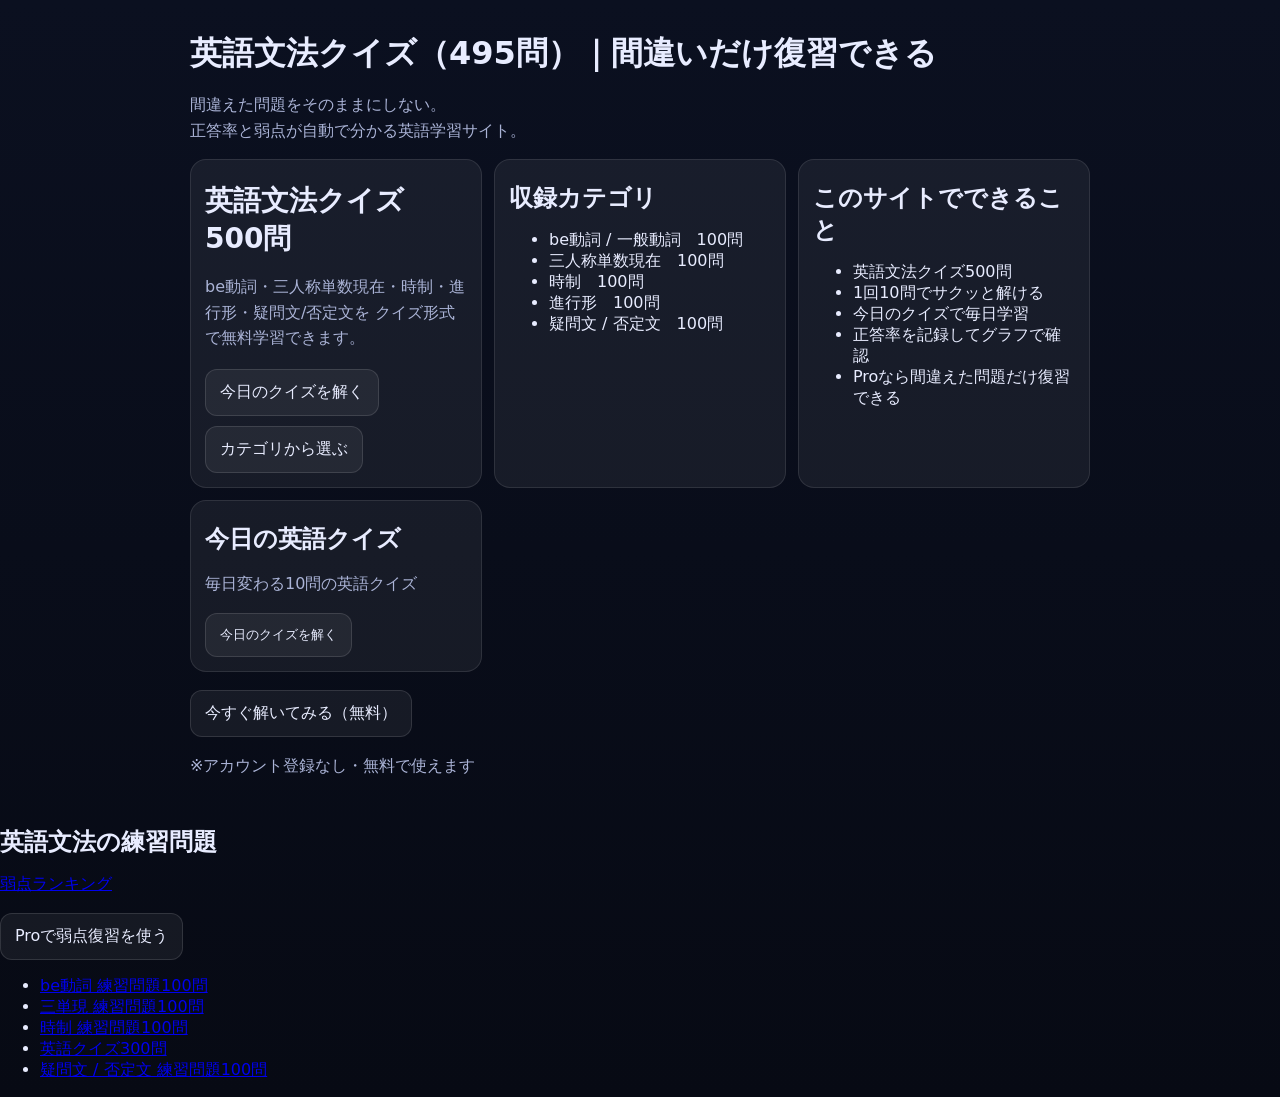
<file: index.html>
<!DOCTYPE html>
<html lang="ja">
<head>
  <meta charset="UTF-8">
  <meta name="viewport" content="width=device-width, initial-scale=1.0">
  <title>英語文法クイズ300問｜be動詞・三人称単数現在・時制を無料で学習</title>
<meta name="description" content="英語文法クイズ300問を無料で解ける学習サイト。be動詞・三人称単数現在・時制を10問ずつランダム出題。間違えた問題の復習や正答率グラフにも対応。">

<link rel="canonical" href="https://eliasenmanuel200531-oss.github.io/english-quize/" />

<meta property="og:type" content="website">
<meta property="og:title" content="英語文法クイズ300問｜無料で学習">
<meta property="og:description" content="be動詞・三人称単数現在・時制をクイズ形式で学べる無料サイト。10問ランダム出題、復習機能つき。">
<meta property="og:url" content="https://eliasenmanuel200531-oss.github.io/english-quize/">
<meta property="og:site_name" content="英語文法クイズ">
<meta property="og:locale" content="ja_JP">

<meta name="twitter:card" content="summary">
<meta name="twitter:title" content="英語文法クイズ300問｜無料で学習">
<meta name="twitter:description" content="be動詞・三人称単数現在・時制をクイズ形式で学べる無料サイト。">
  <style>
  :root{
    --bg:#0b1020;
    --card:#111a33;
    --text:#e8ecff;
    --muted:#aab3d6;
    --accent:#6ea8ff;
    --danger:#ff6b6b;
  }
  body{
    margin:0;
    font-family: system-ui, -apple-system, Segoe UI, Roboto, sans-serif;
    background: linear-gradient(180deg, var(--bg), #070a14);
    color: var(--text);
  }
  .wrap{
    max-width: 900px;
    margin: 0 auto;
    padding: 24px 16px;
  }
  h1,h2{ margin: 8px 0 16px; }
  p{ color: var(--muted); line-height:1.6; }

  /* ボタン/リンクをボタン化 */
  .btn, a.btn, button{
    display:inline-flex;
    align-items:center;
    justify-content:center;
    gap:8px;
    padding: 12px 14px;
    border-radius: 12px;
    border: 1px solid rgba(255,255,255,.12);
    background: rgba(255,255,255,.06);
    color: var(--text);
    text-decoration:none;
    cursor:pointer;
    transition: transform .05s ease, background .2s ease;
  }
  .btn:hover, a.btn:hover, button:hover{
    background: rgba(255,255,255,.10);
  }
  .btn:active, a.btn:active, button:active{
    transform: translateY(1px);
  }
  .primary{
    background: rgba(110,168,255,.18);
    border-color: rgba(110,168,255,.35);
  }
  .primary:hover{ background: rgba(110,168,255,.26); }

  /* カード */
  .grid{
    display:grid;
    grid-template-columns: repeat(auto-fit, minmax(220px,1fr));
    gap: 12px;
    margin-top: 14px;
  }
  .card{
    background: rgba(255,255,255,.06);
    border:1px solid rgba(255,255,255,.10);
    border-radius:16px;
    padding:14px;
  }
  .card small{ color: var(--muted); }

  /* クイズ */
  #question{
    font-size: 20px;
    margin-bottom: 14px;
  }
  .choices{
    display:grid;
    grid-template-columns: 1fr;
    gap: 10px;
  }
  .choice{
    width: 100%;
    text-align:left;
  }
  #result{
    margin-top: 12px;
    font-weight: 700;
  }
  #explain{
    margin-top: 10px;
    padding: 12px;
    border-radius: 12px;
    background: rgba(255,255,255,.06);
    border:1px solid rgba(255,255,255,.10);
  }
  .hidden{ display:none; }

  /* フッターリンク */
  .links{
    margin-top: 18px;
    display:flex;
    gap:10px;
    flex-wrap: wrap;
  }
</style>
</head>
<body>

<div class="wrap">
 <h1 id="mainTitle">英語文法クイズ</h1>
  <p>
    間違えた問題をそのままにしない。<br>
    正答率と弱点が自動で分かる英語学習サイト。
  </p>

  <div class="grid">
    <div class="card">
  <h2 style="font-size:28px; margin-bottom:10px;">英語文法クイズ 500問</h2>
  <p>
    be動詞・三人称単数現在・時制・進行形・疑問文/否定文を
    クイズ形式で無料学習できます。
  </p>

  <div class="links">
    <a class="btn primary" href="#" onclick="startDailyQuiz()">今日のクイズを解く</a>
    <a class="btn" href="itiran.html">カテゴリから選ぶ</a>
  </div>    
</div>
    <div class="card">
  <h2>収録カテゴリ</h2>
  <ul>
    <li>be動詞 / 一般動詞　100問</li>
    <li>三人称単数現在　100問</li>
    <li>時制　100問</li>
    <li>進行形　100問</li>
    <li>疑問文 / 否定文　100問</li>
  </ul>
</div>
    <div class="card">
  <h2>このサイトでできること</h2>
  <ul>
    <li>英語文法クイズ500問</li>
    <li>1回10問でサクッと解ける</li>
    <li>今日のクイズで毎日学習</li>
    <li>正答率を記録してグラフで確認</li>
    <li>Proなら間違えた問題だけ復習できる</li>
  </ul>
</div>
    <div class="card">
<h2>今日の英語クイズ</h2>
<p>毎日変わる10問の英語クイズ</p>

<button onclick="startDailyQuiz()" class="btn">
今日のクイズを解く
</button>
</div>
  </div>

  <div class="links">
    <a class="btn primary" href="./itiran.html">今すぐ解いてみる（無料）</a>
    </a>
  </div>

  <p style="margin-top:16px;">
    ※アカウント登録なし・無料で使えます
  </p>
</div>
<h2>英語文法の練習問題</h2>
<a href="ranking.html">弱点ランキング</a>
  <div class="links">
  <a class="btn" href="pro.html">Proで弱点復習を使う</a>
</div>
<ul>
<li><a href="be.html">be動詞 練習問題100問</a></li>
<li><a href="./tense.html">三単現 練習問題100問</a></li>
<li><a href="./modal.html">時制 練習問題100問</a></li>
  <li><a href="quiz.html">英語クイズ300問</a></li>
  <li><a href="question_negative.html">疑問文 / 否定文 練習問題100問</a></li>
</ul>

  <script src="./index.js"></script>
</body>

</html>
</file>
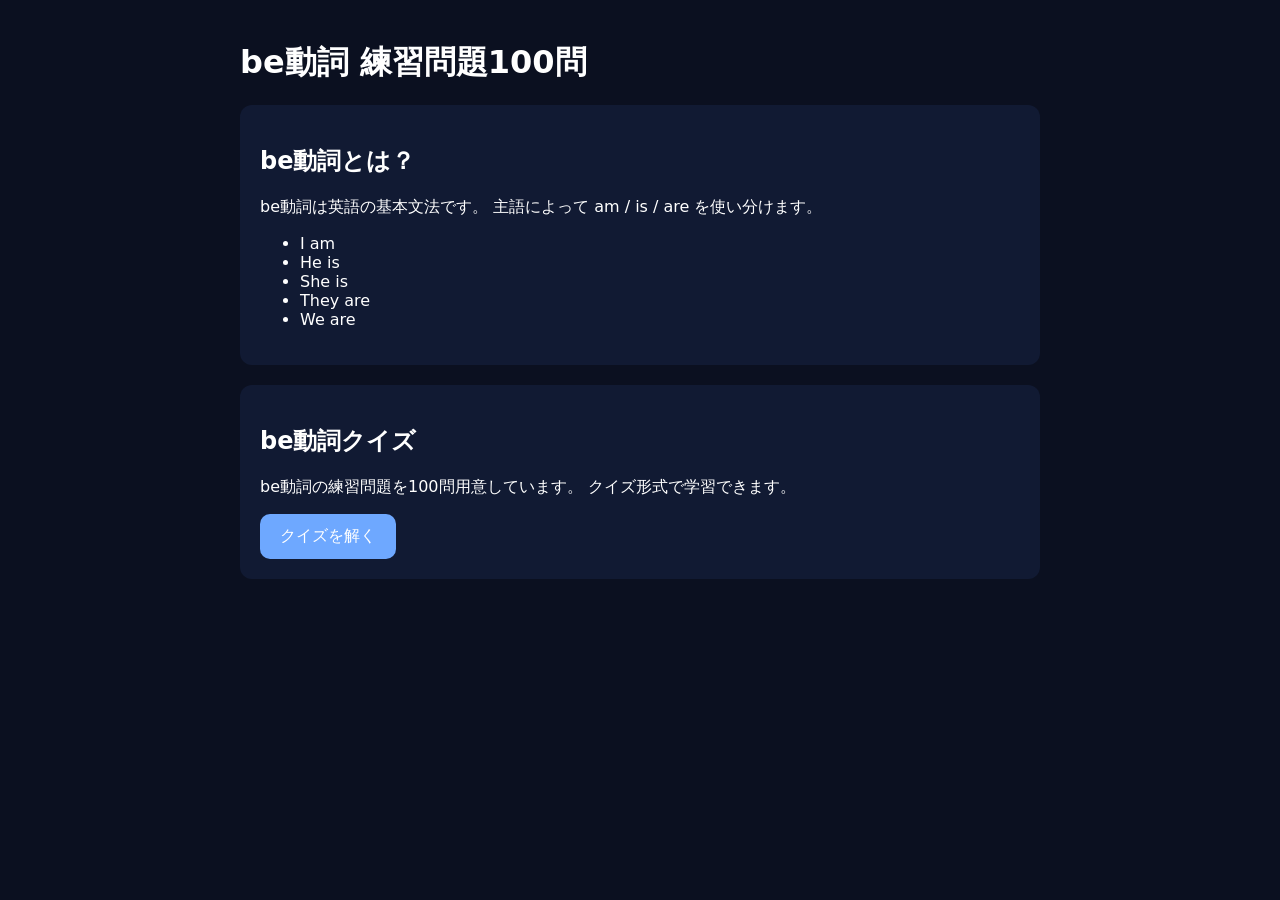
<file: be.html>
<!DOCTYPE html>
<html lang="ja">
<head>
<meta charset="UTF-8">
<meta name="viewport" content="width=device-width, initial-scale=1.0">

<title>be動詞 練習問題100問｜英語クイズ</title>
<meta name="description" content="be動詞の練習問題100問を無料で解けます。am / is / are の使い分けをクイズ形式で学習できます。">

<link rel="canonical" href="https://eliasenmanuel200531-oss.github.io/english-quize/be.html" />

<meta property="og:type" content="article">
<meta property="og:title" content="be動詞 練習問題100問｜英語クイズ">
<meta property="og:description" content="be動詞の練習問題100問を無料で解けます。am / is / are をクイズ形式で学習。">
<meta property="og:url" content="https://eliasenmanuel200531-oss.github.io/english-quize/be.html">
<meta property="og:site_name" content="英語文法クイズ">
<meta property="og:locale" content="ja_JP">

<meta name="twitter:card" content="summary">
<meta name="twitter:title" content="be動詞 練習問題100問｜英語クイズ">
<meta name="twitter:description" content="am / is / are の使い分けをクイズ形式で学習できます。">

<style>

body{
font-family: system-ui;
background:#0b1020;
color:white;
margin:0;
padding:20px;
}

.container{
max-width:800px;
margin:auto;
}

h1{
margin-bottom:20px;
}

.card{
background:#111a33;
padding:20px;
border-radius:12px;
margin-bottom:20px;
}

.btn{
display:inline-block;
padding:12px 20px;
background:#6ea8ff;
color:white;
text-decoration:none;
border-radius:10px;
}

</style>
</head>

<body>

<div class="container">

<h1>be動詞 練習問題100問</h1>

<div class="card">

<h2>be動詞とは？</h2>

<p>
be動詞は英語の基本文法です。
主語によって am / is / are を使い分けます。
</p>

<ul>
<li>I am</li>
<li>He is</li>
<li>She is</li>
<li>They are</li>
<li>We are</li>
</ul>

</div>

<div class="card">

<h2>be動詞クイズ</h2>

<p>
be動詞の練習問題を100問用意しています。
クイズ形式で学習できます。
</p>

<a class="btn" href="eigo.html">クイズを解く</a>

</div>

</div>

</body>
</html>
</file>
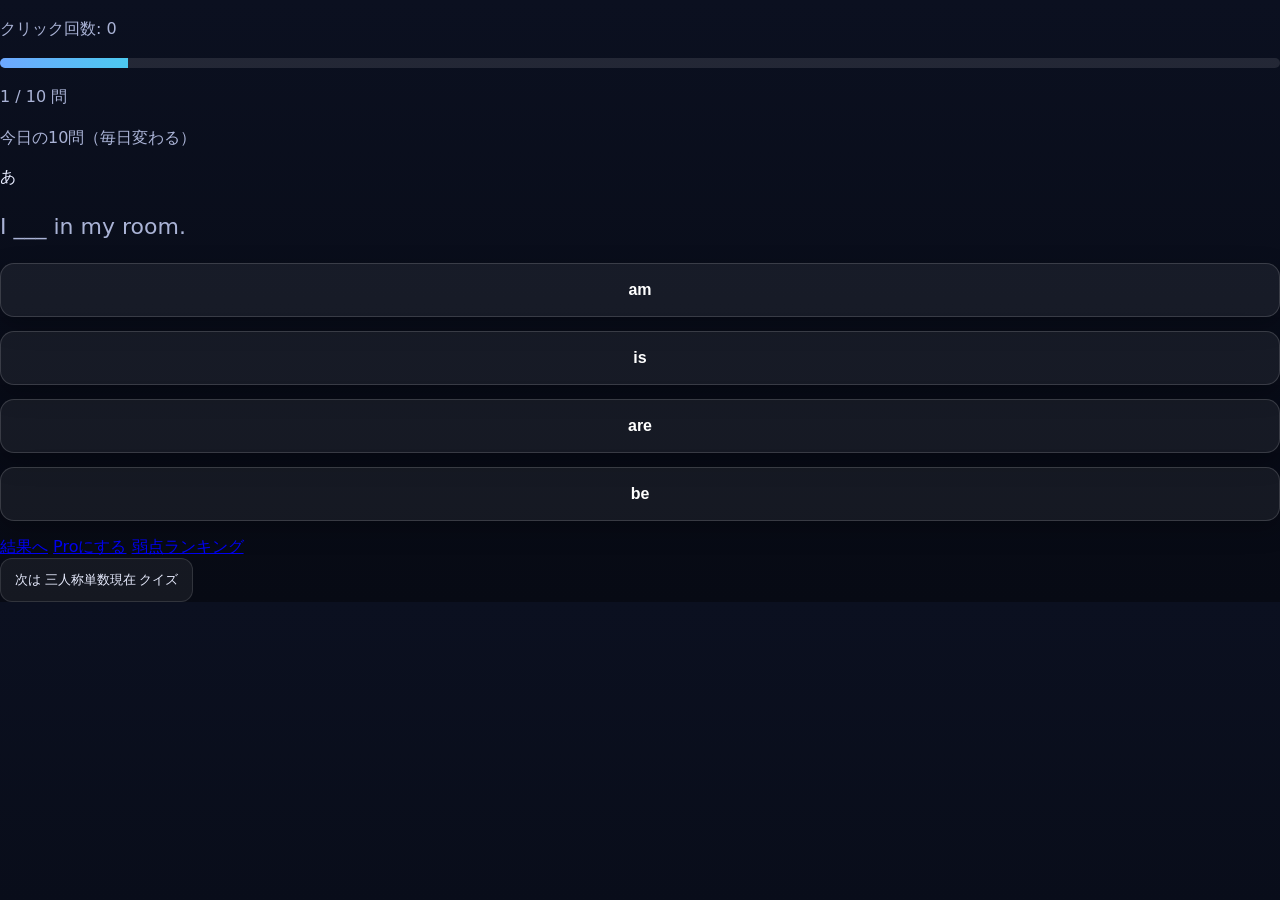
<file: eigo.html>
<!DOCTYPE html>
<html lang="en">
<head>
    <meta charset="UTF-8">
    <meta name="viewport" content="width=device-width, initial-scale=1.0">
    
    <link rel="stylesheet" href="./index.css">
    <title>Document</title>
    <!-- Google tag (gtag.js) -->
<script async src="https://www.googletagmanager.com/gtag/js?id=G-KRJ3CMD3FC"></script>
<script>
  window.dataLayer = window.dataLayer || [];
  function gtag(){dataLayer.push(arguments);}
  gtag('js', new Date());

  gtag('config', 'G-KRJ3CMD3FC');
</script>
    <style>
  :root{
    --bg:#0b1020;
    --card:#111a33;
    --text:#e8ecff;
    --muted:#aab3d6;
    --accent:#6ea8ff;
    --danger:#ff6b6b;
  }
  body{
    margin:0;
    font-family: system-ui, -apple-system, Segoe UI, Roboto, sans-serif;
    background: linear-gradient(180deg, var(--bg), #070a14);
    color: var(--text);
  }
  .wrap{
    max-width: 900px;
    margin: 0 auto;
    padding: 24px 16px;
  }
  h1,h2{ margin: 8px 0 16px; }
  p{ color: var(--muted); line-height:1.6; }

  /* ボタン/リンクをボタン化 */
  .btn, a.btn{
    display:inline-flex;
    align-items:center;
    justify-content:center;
    gap:8px;
    padding: 12px 14px;
    border-radius: 12px;
    border: 1px solid rgba(255,255,255,.12);
    background: rgba(255,255,255,.06);
    color: var(--text);
    text-decoration:none;
    cursor:pointer;
    transition: transform .05s ease, background .2s ease;
  }
  .btn:hover, a.btn:hover, button:hover{
    background: rgba(255,255,255,.10);
  }
  .btn:active, a.btn:active, button:active{
    transform: translateY(1px);
  }
  .primary{
    background: rgba(110,168,255,.18);
    border-color: rgba(110,168,255,.35);
  }
  .primary:hover{ background: rgba(110,168,255,.26); }

  /* カード */
  .grid{
    display:grid;
    grid-template-columns: repeat(auto-fit, minmax(220px,1fr));
    gap: 12px;
    margin-top: 14px;
  }
  .card{
    background: rgba(255,255,255,.06);
    border:1px solid rgba(255,255,255,.10);
    border-radius:16px;
    padding:14px;
  }
  .card small{ color: var(--muted); }

  /* クイズ */
 /* ===== クイズエリア ===== */
#question {
  font-size: 22px;
  margin-bottom: 20px;
  line-height: 1.5;
}

/* ===== 選択肢 ===== */
.choices {
  display: flex;
  flex-direction: column;
  gap: 14px;
}

.choice {
  width: 100%;
  padding: 16px;
  font-size: 16px;
  border-radius: 14px;
  border: 1px solid rgba(255,255,255,0.15);
  background: rgba(255,255,255,0.06);
  color: white;
  cursor: pointer;
  transition: all 0.15s ease;
  text-align: left;
    min-height: 54px;
  font-weight: 700;
  box-shadow: 0 8px 24px rgba(0,0,0,.25);
}
.choice[disabled]{
  opacity: 0.8;
  cursor: not-allowed;
}

/* ホバー */
.choice:hover {
  background: rgba(110,168,255,0.2);
  border-color: rgba(110,168,255,0.5);
}

/* 押したとき */
.choice:active {
  transform: scale(0.98);
}

/* 正解 */
.correct {
  background: rgba(0, 200, 100, 0.25);
  border-color: rgba(0, 255, 150, 0.6);
}
@keyframes pop {
  0% { transform: scale(1); }
  50% { transform: scale(1.08); }
  100% { transform: scale(1); }
}

.correct{
  background: rgba(0, 200, 100, 0.25);
  border-color: rgba(0, 255, 150, 0.6);
  animation: pop 0.3s ease;
}

/* 不正解 */
.wrong {
  background: rgba(255, 0, 0, 0.25);
  border-color: rgba(255, 0, 0, 0.6);
}
@keyframes shake {
  0% { transform: translateX(0); }
  25% { transform: translateX(-4px); }
  50% { transform: translateX(4px); }
  75% { transform: translateX(-4px); }
  100% { transform: translateX(0); }
}

.wrong{
  background: rgba(255, 0, 0, 0.25);
  border-color: rgba(255, 0, 0, 0.6);
  animation: shake 0.3s ease;
}
  #result{
    margin-top: 12px;
    font-weight: 700;
  }
  #explain{
    margin-top: 10px;
    padding: 12px;
    border-radius: 12px;
    background: rgba(255,255,255,.06);
    border:1px solid rgba(255,255,255,.10);
  }
  .hidden{ display:none; }

  /* フッターリンク */
  .links{
    margin-top: 18px;
    display:flex;
    gap:10px;
    flex-wrap: wrap;
  }
  .progress-bar {
  width: 100%;
  height: 10px;
  background: rgba(255,255,255,0.1);
  border-radius: 10px;
  margin-bottom: 16px;
  overflow: hidden;
}

.progress-fill {
  height: 100%;
  width: 0%;
  background: linear-gradient(90deg, #6ea8ff, #4cc9f0);
  transition: width 0.3s ease;
}      
@media (max-width: 600px) {
  #question {
    font-size: 18px;
  }

  .choice {
    font-size: 15px;
    padding: 14px;
  }

  body {
    padding: 12px;
  }
}
</style>
    
</head>
<body>
  <p>クリック回数: <span id="">0</span></p>
   <div class="progress-bar">
  <div class="progress-fill" id="progressFill"></div>
</div>
<p id="progress"></p>
    <p class="muted">今日の10問（毎日変わる）</p>
  <a>あ</a>  
   <p id="question"></p>
    <div class="choices">
 <button class="choice"></button>
 <button class="choice"></button>
 <button class="choice"></button>
 <button class="choice"></button>
 </div>
 <p id="result"></p>
<p id="explain" class="hidden"></p>

<div class="controls">
  <button id="nextBtn" class="btn primary" style="display:none;">次へ</button>

  <button id="shareBtn" class="btn" style="display:none;">
    Xで結果をシェア
  </button>

  <button id="reviewBtn" class="btn" style="display:none;">間違いだけ解く（Pro）</button>
</div>
 <a href="./graph.html" class="keka">結果へ</a>
 <a href="./pro.html" class="keka">Proにする</a>
<a href="weak.html">弱点ランキング</a>
   <div class="controls">
     <button id="nextCategoryBtn" class="btn">
次のカテゴリへ
</button>  
   </div> 
  <script src="./index.js"></script>
</body>

</html>
</file>
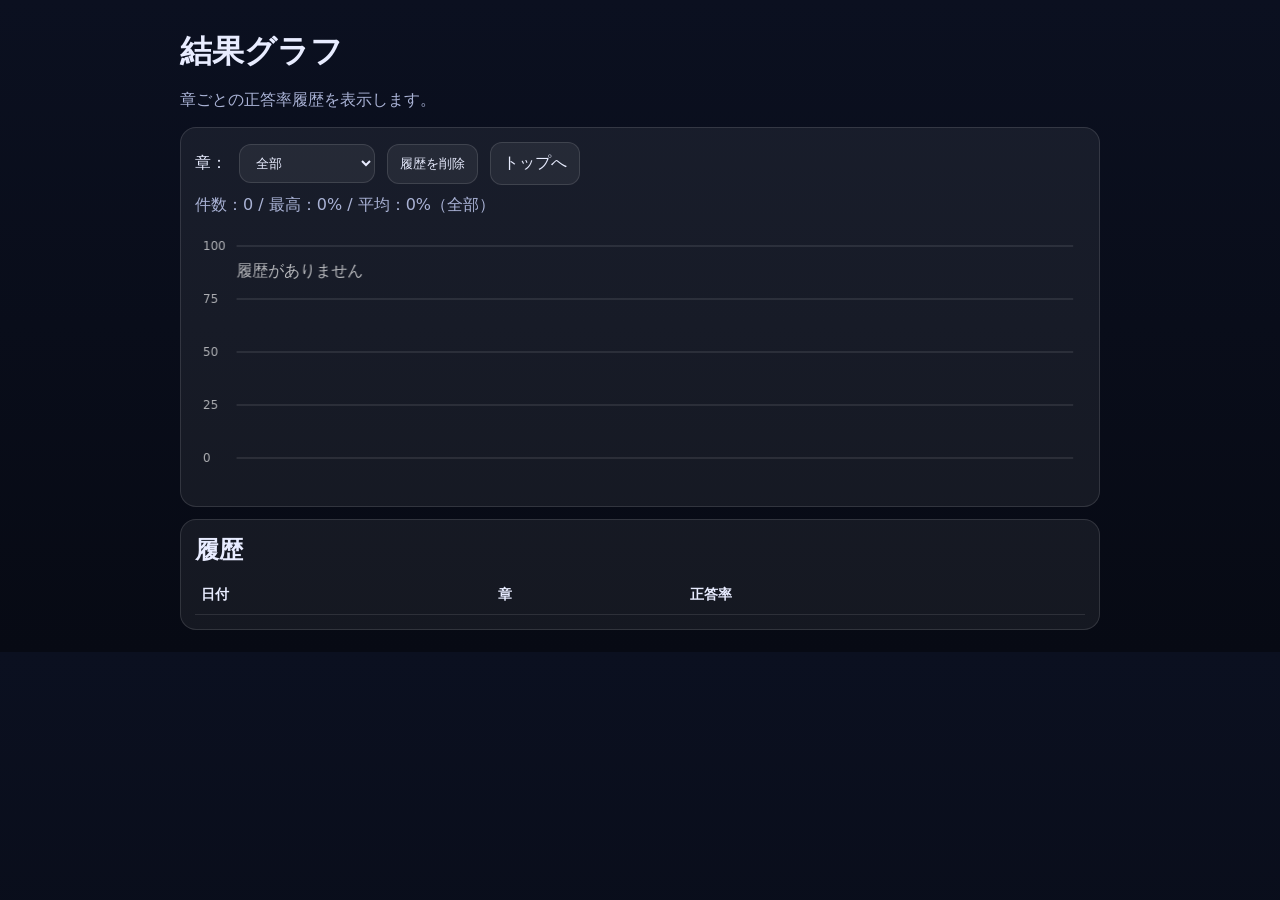
<file: graph.html>
<!DOCTYPE html>
<html lang="ja">
<head>
  <meta charset="UTF-8" />
  <meta name="viewport" content="width=device-width, initial-scale=1.0" />
  <title>結果グラフ｜英語クイズ</title>
  <style>
    :root{
      --bg:#0b1020;
      --text:#e8ecff;
      --muted:#aab3d6;
      --card:rgba(255,255,255,.06);
      --line:rgba(255,255,255,.12);
      --accent:#6ea8ff;
    }
    body{
      margin:0;
      font-family: system-ui, -apple-system, Segoe UI, Roboto, sans-serif;
      background: linear-gradient(180deg, var(--bg), #070a14);
      color: var(--text);
    }
    .wrap{
      max-width: 920px;
      margin: 0 auto;
      padding: 22px 16px;
    }
    h1{ margin: 8px 0 12px; }
    .muted{ color: var(--muted); }
    .card{
      background: var(--card);
      border:1px solid var(--line);
      border-radius:16px;
      padding:14px;
      margin-top:12px;
    }
    .row{
      display:flex;
      gap:12px;
      flex-wrap:wrap;
      align-items:center;
    }
    select, button, a{
      border-radius: 12px;
      border: 1px solid rgba(255,255,255,.12);
      background: rgba(255,255,255,.06);
      color: var(--text);
      padding: 10px 12px;
      text-decoration:none;
      cursor:pointer;
    }
    canvas{
      width:100%;
      height:260px;
      display:block;
    }
    table{
      width:100%;
      border-collapse: collapse;
      margin-top:10px;
      font-size:14px;
    }
    th,td{
      border-bottom:1px solid rgba(255,255,255,.10);
      padding:10px 6px;
      text-align:left;
    }
    @media (max-width:600px){
      canvas{ height:220px; }
      table{ font-size:13px; }
    }
  </style>
</head>
<body>
  <div class="wrap">
    <h1>結果グラフ</h1>
    <p class="muted">章ごとの正答率履歴を表示します。</p>

    <div class="card">
      <div class="row">
        <label for="chapterFilter">章：</label>
        <select id="chapterFilter">
          <option value="all">全部</option>
          <option value="be">be動詞</option>
          <option value="tense">時制</option>
          <option value="modal">助動詞</option>
          <option value="progressive">進行形</option>
          <option value="question_negative">疑問文 / 否定文</option>
        </select>

        <button id="clearBtn">履歴を削除</button>
        <a href="./index.html">トップへ</a>
      </div>

      <p id="summary" class="muted" style="margin-top:10px;"></p>

      <canvas id="chart" width="900" height="260"></canvas>
    </div>

    <div class="card">
      <h2 style="margin:0 0 8px;">履歴</h2>
      <table>
        <thead>
          <tr><th>日付</th><th>章</th><th>正答率</th></tr>
        </thead>
        <tbody id="historyBody"></tbody>
      </table>
    </div>
  </div>

  <script>
    const chapterLabel = (ch) => {
      if (ch === "be") return "be動詞";
      if (ch === "tense") return "三人称単数現在";
      if (ch === "modal") return "時制";
      if (ch === "progressive") return "進行形";
  if (ch === "question_negative") return "疑問文 / 否定文";
      return ch || "-";
    };

    const getHistory = () => JSON.parse(localStorage.getItem("rateHistory")) || [];

    function getFiltered(chapter){
      const h = getHistory();
      if (chapter === "all") return h;
      return h.filter(x => x.chapter === chapter);
    }

    function drawLineChart(labels, values){
      const canvas = document.getElementById("chart");
      const ctx = canvas.getContext("2d");

      // clear
      ctx.clearRect(0,0,canvas.width,canvas.height);

      // padding
      const padL = 42, padR = 12, padT = 14, padB = 34;
      const W = canvas.width, H = canvas.height;
      const w = W - padL - padR;
      const h = H - padT - padB;

      // axes
      ctx.globalAlpha = 1;
      ctx.strokeStyle = "rgba(255,255,255,.18)";
      ctx.lineWidth = 1;

      // y grid (0,25,50,75,100)
      for (let p = 0; p <= 100; p += 25){
        const y = padT + h - (p/100)*h;
        ctx.beginPath();
        ctx.moveTo(padL, y);
        ctx.lineTo(W - padR, y);
        ctx.stroke();

        ctx.fillStyle = "rgba(255,255,255,.65)";
        ctx.font = "12px system-ui";
        ctx.fillText(String(p), 8, y + 4);
      }

      if (!values.length){
        ctx.fillStyle = "rgba(255,255,255,.7)";
        ctx.font = "16px system-ui";
        ctx.fillText("履歴がありません", padL, padT + 30);
        return;
      }

      // points
      const n = values.length;
      const stepX = (n === 1) ? 0 : w/(n-1);
      const xAt = (i) => padL + i*stepX;
      const yAt = (v) => padT + h - (v/100)*h;

      // line
      ctx.strokeStyle = "rgba(110,168,255,.95)";
      ctx.lineWidth = 2;
      ctx.beginPath();
      ctx.moveTo(xAt(0), yAt(values[0]));
      for (let i=1;i<n;i++){
        ctx.lineTo(xAt(i), yAt(values[i]));
      }
      ctx.stroke();

      // dots
      for (let i=0;i<n;i++){
        ctx.fillStyle = "rgba(110,168,255,.95)";
        ctx.beginPath();
        ctx.arc(xAt(i), yAt(values[i]), 4, 0, Math.PI*2);
        ctx.fill();
      }

      // x labels (最後・真ん中・最初だけ)
      ctx.fillStyle = "rgba(255,255,255,.75)";
      ctx.font = "12px system-ui";
      const showIdx = new Set([0, Math.floor((n-1)/2), n-1]);
      for (let i=0;i<n;i++){
        if (!showIdx.has(i)) continue;
        const text = labels[i] || "";
        ctx.fillText(text, xAt(i)-18, H-12);
      }
    }

    function render(){
      const select = document.getElementById("chapterFilter");
      const chapter = select.value;

      const data = getFiltered(chapter);

      // labels / values
      const labels = data.map(x => x.date);
      const values = data.map(x => Number(x.rate) || 0);

      // summary
      const summaryEl = document.getElementById("summary");
      const best = values.length ? Math.max(...values) : 0;
      const avg = values.length ? Math.round(values.reduce((a,b)=>a+b,0)/values.length) : 0;
      summaryEl.textContent =
        `件数：${values.length} / 最高：${best}% / 平均：${avg}%（${chapter === "all" ? "全部" : chapterLabel(chapter)}）`;

      // table
      const tbody = document.getElementById("historyBody");
      tbody.innerHTML = "";
      data.slice().reverse().forEach(x => {
        const tr = document.createElement("tr");
        tr.innerHTML = `<td>${x.date}</td><td>${chapterLabel(x.chapter)}</td><td>${x.rate}%</td>`;
        tbody.appendChild(tr);
      });

      // chart
      drawLineChart(labels, values);
    }

    document.getElementById("chapterFilter").addEventListener("change", render);

    document.getElementById("clearBtn").addEventListener("click", ()=>{
      if (!confirm("履歴を削除しますか？")) return;
      localStorage.removeItem("rateHistory");
      render();
    });

    // 初期表示
    render();
  </script>
</body>
</html>
</file>
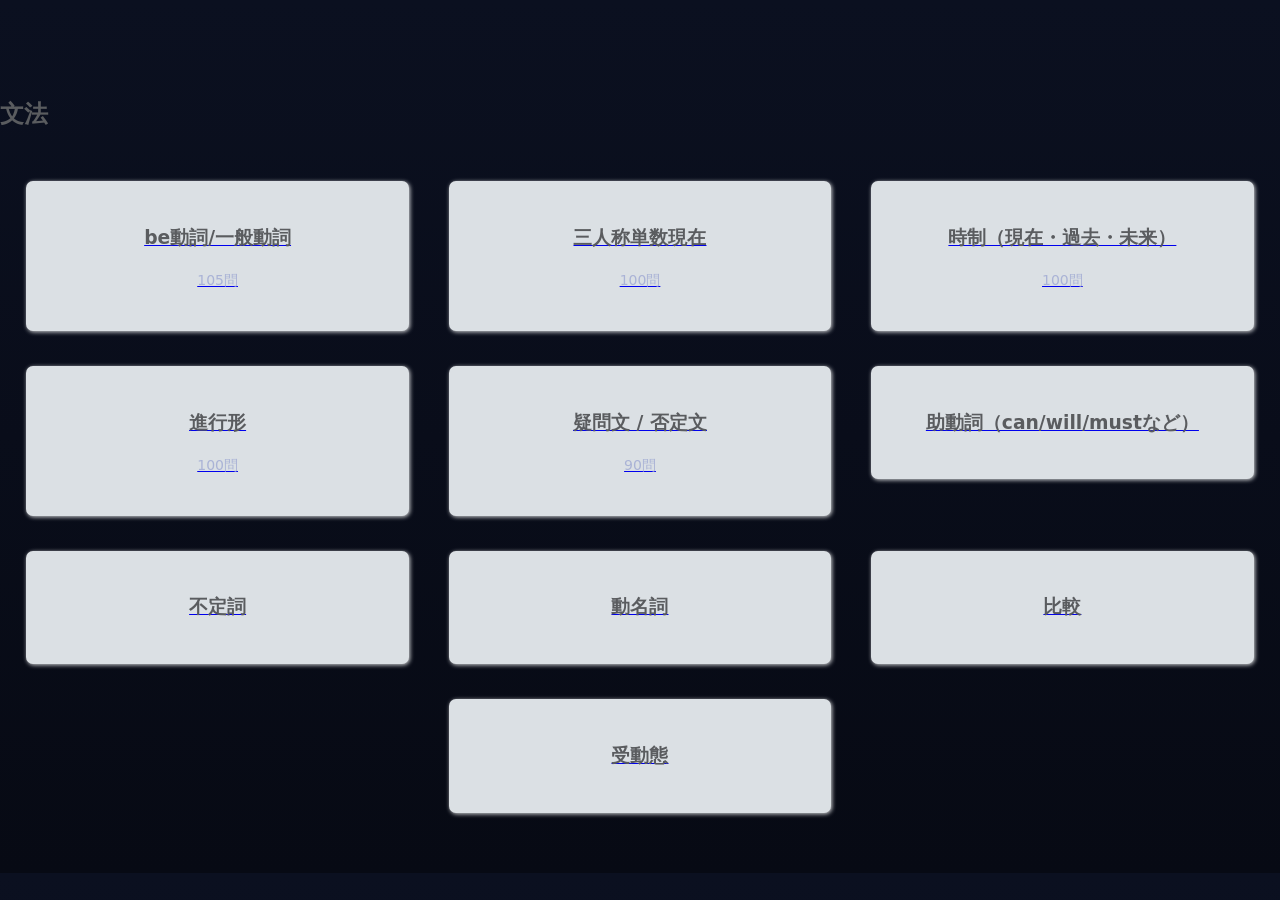
<file: itiran.html>
<!DOCTYPE html>
<html lang="en">
<head>
    <meta charset="UTF-8">
    <meta name="viewport" content="width=device-width, initial-scale=1.0">
    <link rel="stylesheet" href="itiran.css">
    <title>Document</title>
    <style>
  :root{
    --bg:#0b1020;
    --card:#111a33;
    --text:#e8ecff;
    --muted:#aab3d6;
    --accent:#6ea8ff;
    --danger:#ff6b6b;
  }
  body{
    margin:0;
    font-family: system-ui, -apple-system, Segoe UI, Roboto, sans-serif;
    background: linear-gradient(180deg, var(--bg), #070a14);
    color: var(--text);
  }
  .wrap{
    max-width: 900px;
    margin: 0 auto;
    padding: 24px 16px;
  }
  h1,h2{ margin: 8px 0 16px; }
  p{ color: var(--muted); line-height:1.6; }

  /* ボタン/リンクをボタン化 */
  .btn, a.btn, button{
    display:inline-flex;
    align-items:center;
    justify-content:center;
    gap:8px;
    padding: 12px 14px;
    border-radius: 12px;
    border: 1px solid rgba(255,255,255,.12);
    background: rgba(255,255,255,.06);
    color: var(--text);
    text-decoration:none;
    cursor:pointer;
    transition: transform .05s ease, background .2s ease;
  }
  .btn:hover, a.btn:hover, button:hover{
    background: rgba(255,255,255,.10);
  }
  .btn:active, a.btn:active, button:active{
    transform: translateY(1px);
  }
  .primary{
    background: rgba(110,168,255,.18);
    border-color: rgba(110,168,255,.35);
  }
  .primary:hover{ background: rgba(110,168,255,.26); }

  /* カード */
  .grid{
    display:grid;
    grid-template-columns: repeat(auto-fit, minmax(220px,1fr));
    gap: 12px;
    margin-top: 14px;
  }
  .card{
    background: rgba(255,255,255,.06);
    border:1px solid rgba(255,255,255,.10);
    border-radius:16px;
    padding:14px;
  }
  .card small{ color: var(--muted); }

  /* クイズ */
  #question{
    font-size: 20px;
    margin-bottom: 14px;
  }
  .choices{
    display:grid;
    grid-template-columns: 1fr;
    gap: 10px;
  }
  .choice{
    width: 100%;
    text-align:left;
  }
  #result{
    margin-top: 12px;
    font-weight: 700;
  }
  #explain{
    margin-top: 10px;
    padding: 12px;
    border-radius: 12px;
    background: rgba(255,255,255,.06);
    border:1px solid rgba(255,255,255,.10);
  }
  .hidden{ display:none; }

  /* フッターリンク */
  .links{
    margin-top: 18px;
    display:flex;
    gap:10px;
    flex-wrap: wrap;
  }
.menu-count{
  margin-top:8px;
  color:#aab3d6;
  font-size:14px;
}
</style>
</head>
<body>
    <div class="menu">
        <div class="container">
            <h2>文法</h2>
            <div class ="menu-card-wrapper">
                <a href="eigo.html" class="menu-card" data-chapter="be">
                    <div class="menu-card-inner">
                        <h3 class="menu-title">be動詞/一般動詞</h3>
                         <p class="menu-count" id="count-be"></p>
                    </div>
                </a>
                <a href="eigo.html" class="menu-card" data-chapter="tense">
                    <div class="menu-card-inner">
                        <h3 class="menu-title">三人称単数現在</h3>
                         <p class="menu-count" id="count-tense"></p>
                    </div>
                </a>
                <a href="eigo.html" class="menu-card" data-chapter="modal">
                    <div class="menu-card-inner">
                        <h3 class="menu-title">時制（現在・過去・未来）</h3>
                         <p class="menu-count" id="count-modal"></p>
                    </div>
                </a>
                <a href="eigo.html" class="menu-card" data-chapter="progressive">
  <div class="menu-card-inner">
    <h3 class="menu-title">進行形</h3>
    <p class="menu-count" id="count-progressive"></p>
  </div>
</a>
                <a href="eigo.html" class="menu-card" data-chapter="question_negative">
<div class="menu-card-inner">
<h3 class="menu-title">疑問文 / 否定文</h3>
<p class="menu-count" id="count-question-negative"></p>
</div>
</a>
                <a href="eigo.html" class="menu-card">
                    <div class="menu-card-inner">
                        <h3 class="menu-title">助動詞（can/will/mustなど）</h3>
                    </div>
                </a>
                <a href="eigo.html" class="menu-card">
                    <div class="menu-card-inner">
                        <h3 class="menu-title">不定詞</h3>
                    </div>
                </a>
                <a href="eigo.html" class="menu-card">
                    <div class="menu-card-inner">
                        <h3 class="menu-title">動名詞</h3>
                    </div>
                </a>
                <a href="eigo.html" class="menu-card">
                    <div class="menu-card-inner">
                        <h3 class="menu-title">比較</h3>
                    </div>
                </a>
                <a href="eigo.html" class="menu-card">
                    <div class="menu-card-inner">
                        <h3 class="menu-title">受動態</h3>
                    </div>
                </a>

            </div>
        </div>
    </div>
    <script src="./index.js"></script>
</body>

</html>
</file>
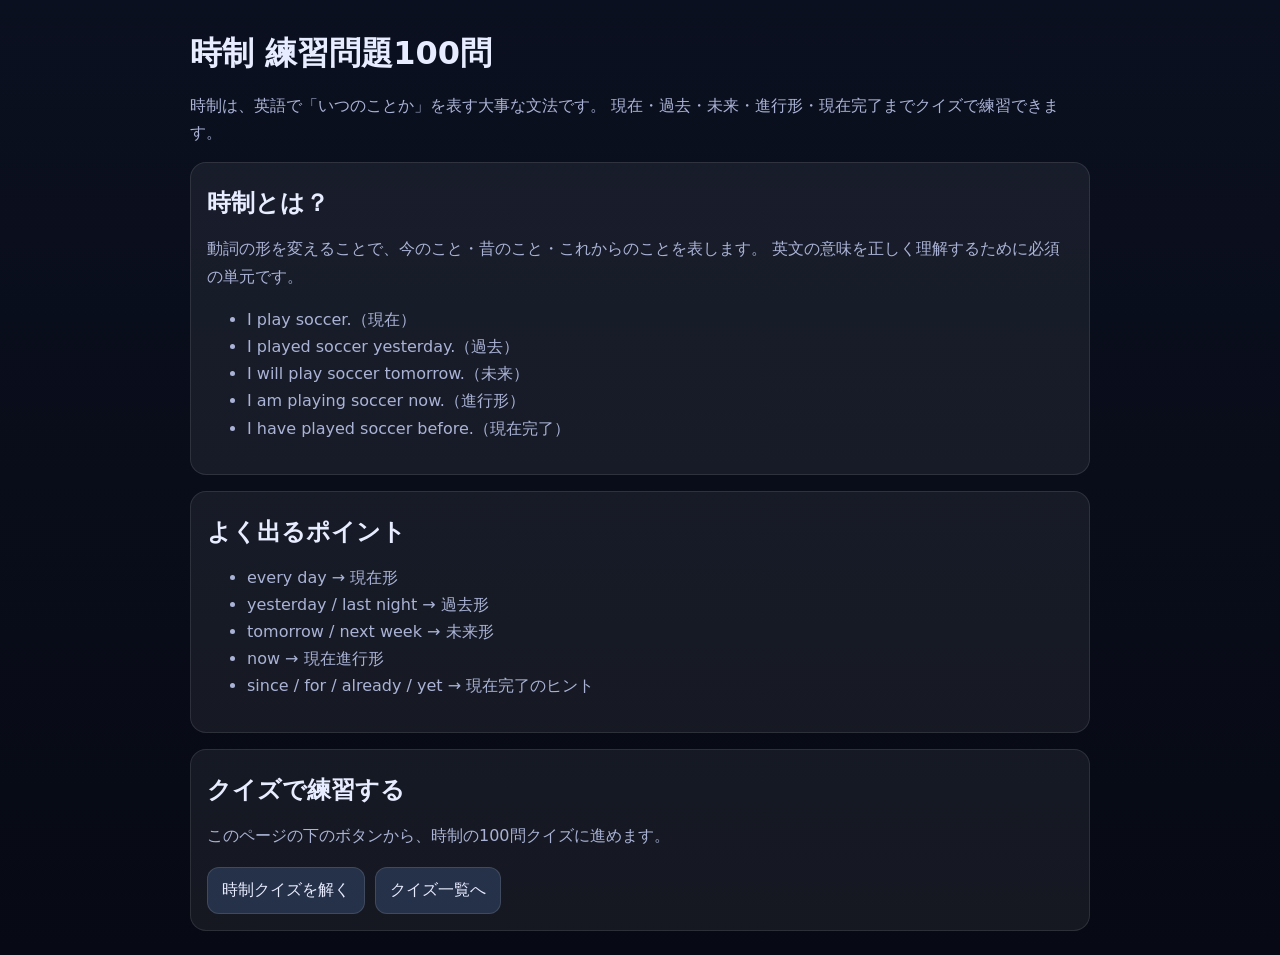
<file: modal.html>
<!DOCTYPE html>
<html lang="ja">
<head>
  <meta charset="UTF-8" />
  <meta name="viewport" content="width=device-width, initial-scale=1.0" />
  <title>時制 練習問題100問｜英語クイズ</title>
  <meta name="description" content="時制の練習問題を無料で解けます。現在形・過去形・未来形・進行形・現在完了をクイズで学習できます。">
  <style>
    :root{
      --bg:#0b1020;
      --card:#111a33;
      --text:#e8ecff;
      --muted:#aab3d6;
      --accent:#6ea8ff;
    }
    body{
      margin:0;
      font-family: system-ui, -apple-system, Segoe UI, Roboto, sans-serif;
      background: linear-gradient(180deg, var(--bg), #070a14);
      color: var(--text);
    }
    .wrap{
      max-width: 900px;
      margin: 0 auto;
      padding: 24px 16px;
    }
    h1,h2{ margin: 8px 0 16px; }
    p, li{ color: var(--muted); line-height:1.7; }
    .card{
      background: rgba(255,255,255,.06);
      border:1px solid rgba(255,255,255,.10);
      border-radius:16px;
      padding:16px;
      margin-top:16px;
    }
    .btn{
      display:inline-flex;
      align-items:center;
      justify-content:center;
      padding:12px 14px;
      border-radius:12px;
      border:1px solid rgba(255,255,255,.12);
      background: rgba(110,168,255,.18);
      color: var(--text);
      text-decoration:none;
      cursor:pointer;
    }
    .btn:hover{
      background: rgba(110,168,255,.26);
    }
    .links{
      margin-top:18px;
      display:flex;
      gap:10px;
      flex-wrap:wrap;
    }
  </style>
</head>
<body>
  <div class="wrap">
    <h1>時制 練習問題100問</h1>
    <p>
      時制は、英語で「いつのことか」を表す大事な文法です。
      現在・過去・未来・進行形・現在完了までクイズで練習できます。
    </p>

    <div class="card">
      <h2>時制とは？</h2>
      <p>
        動詞の形を変えることで、今のこと・昔のこと・これからのことを表します。
        英文の意味を正しく理解するために必須の単元です。
      </p>
      <ul>
        <li>I play soccer.（現在）</li>
        <li>I played soccer yesterday.（過去）</li>
        <li>I will play soccer tomorrow.（未来）</li>
        <li>I am playing soccer now.（進行形）</li>
        <li>I have played soccer before.（現在完了）</li>
      </ul>
    </div>

    <div class="card">
      <h2>よく出るポイント</h2>
      <ul>
        <li>every day → 現在形</li>
        <li>yesterday / last night → 過去形</li>
        <li>tomorrow / next week → 未来形</li>
        <li>now → 現在進行形</li>
        <li>since / for / already / yet → 現在完了のヒント</li>
      </ul>
    </div>

    <div class="card">
      <h2>クイズで練習する</h2>
      <p>
        このページの下のボタンから、時制の100問クイズに進めます。
      </p>
      <div class="links">
        <a class="btn" href="eigo.html" onclick="localStorage.setItem('selectedChapter','modal')">時制クイズを解く</a>
        <a class="btn" href="itiran.html">クイズ一覧へ</a>
      </div>
    </div>
  </div>
</body>
</html>
</file>
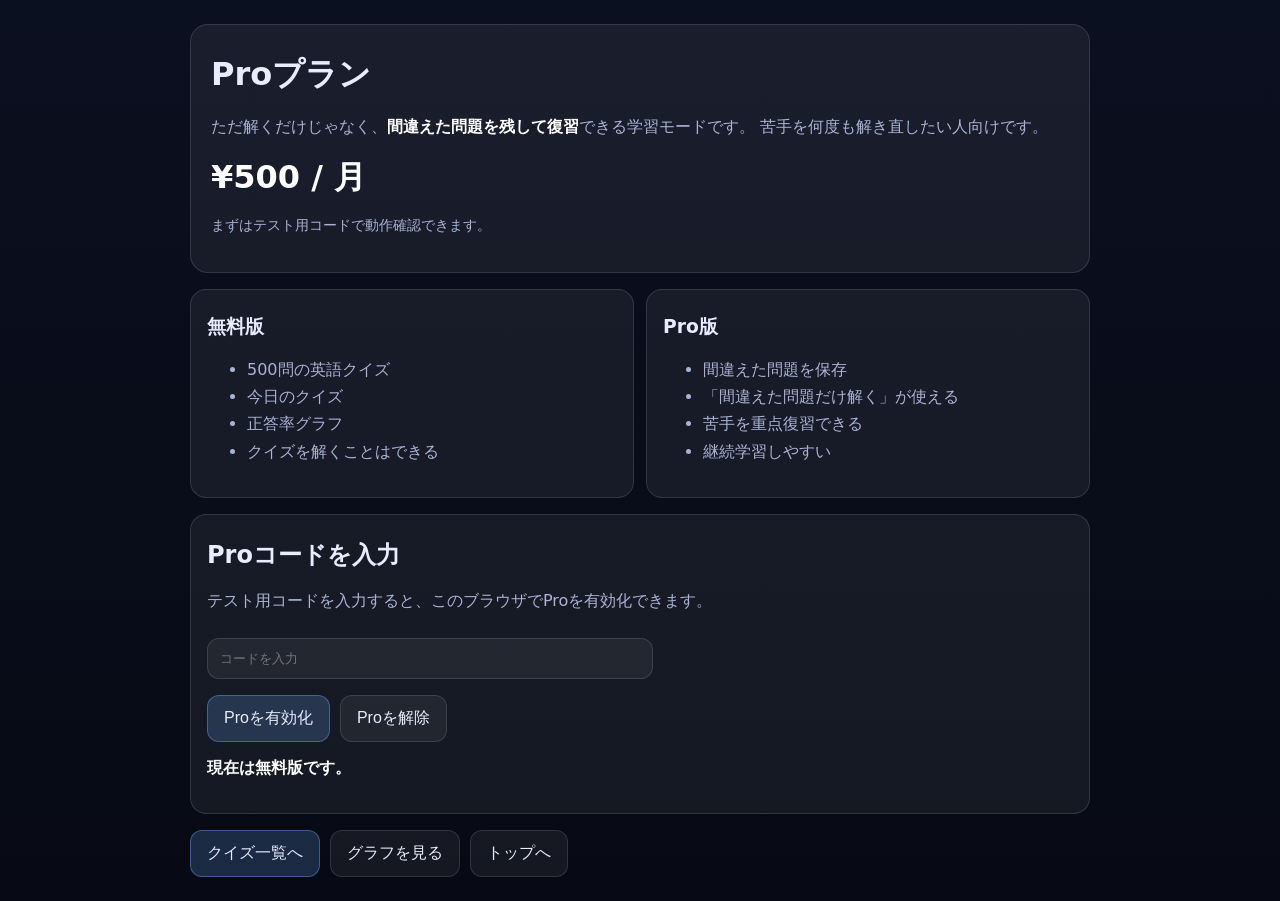
<file: pro.html>
<!DOCTYPE html>
<html lang="ja">
<head>
  <meta charset="UTF-8" />
  <meta name="viewport" content="width=device-width, initial-scale=1.0" />
  <title>Proプラン｜英語文法クイズ</title>
  <meta name="description" content="英語文法クイズのProプラン。間違えた問題だけ復習して、苦手を効率よく克服できます。">
  <style>
    :root{
      --bg:#0b1020;
      --card:#111a33;
      --text:#e8ecff;
      --muted:#aab3d6;
      --accent:#6ea8ff;
      --line:rgba(255,255,255,.12);
    }
    body{
      margin:0;
      font-family: system-ui, -apple-system, Segoe UI, Roboto, sans-serif;
      background: linear-gradient(180deg, var(--bg), #070a14);
      color: var(--text);
    }
    .wrap{
      max-width: 900px;
      margin: 0 auto;
      padding: 24px 16px;
    }
    h1,h2,h3{ margin:8px 0 16px; }
    p, li{ color: var(--muted); line-height:1.7; }
    .hero{
      background: rgba(255,255,255,.06);
      border:1px solid var(--line);
      border-radius:18px;
      padding:20px;
      margin-bottom:16px;
    }
    .grid{
      display:grid;
      grid-template-columns: repeat(auto-fit, minmax(240px,1fr));
      gap:12px;
      margin-top:12px;
    }
    .card{
      background: rgba(255,255,255,.06);
      border:1px solid var(--line);
      border-radius:16px;
      padding:16px;
    }
    .price{
      font-size:32px;
      font-weight:700;
      color:#fff;
    }
    .btn, button{
      display:inline-flex;
      align-items:center;
      justify-content:center;
      gap:8px;
      padding:12px 16px;
      border-radius:12px;
      border:1px solid var(--line);
      background: rgba(255,255,255,.06);
      color: var(--text);
      text-decoration:none;
      cursor:pointer;
      font-size:16px;
    }
    .btn.primary, button.primary{
      background: rgba(110,168,255,.20);
      border-color: rgba(110,168,255,.40);
    }
    .btn:hover, button:hover{
      background: rgba(255,255,255,.12);
    }
    input{
      width:min(420px,100%);
      padding:12px;
      border-radius:12px;
      border:1px solid var(--line);
      background: rgba(255,255,255,.06);
      color:#fff;
      margin-top:8px;
    }
    .links{
      display:flex;
      gap:10px;
      flex-wrap:wrap;
      margin-top:16px;
    }
    .small{
      font-size:14px;
      color:var(--muted);
    }
    #msg{
      margin-top:12px;
      font-weight:700;
      color:#fff;
    }
  </style>
</head>
<body>
  <div class="wrap">

    <div class="hero">
      <h1>Proプラン</h1>
      <p>
        ただ解くだけじゃなく、<strong style="color:#fff;">間違えた問題を残して復習</strong>できる学習モードです。
        苦手を何度も解き直したい人向けです。
      </p>
      <div class="price">¥500 / 月</div>
      <p class="small">まずはテスト用コードで動作確認できます。</p>
    </div>

    <div class="grid">
      <div class="card">
        <h3>無料版</h3>
        <ul>
          <li>500問の英語クイズ</li>
          <li>今日のクイズ</li>
          <li>正答率グラフ</li>
          <li>クイズを解くことはできる</li>
        </ul>
      </div>

      <div class="card">
        <h3>Pro版</h3>
        <ul>
          <li>間違えた問題を保存</li>
          <li>「間違えた問題だけ解く」が使える</li>
          <li>苦手を重点復習できる</li>
          <li>継続学習しやすい</li>
        </ul>
      </div>
    </div>

    <div class="card" style="margin-top:16px;">
      <h2>Proコードを入力</h2>
      <p>テスト用コードを入力すると、このブラウザでProを有効化できます。</p>

      <input id="code" type="text" placeholder="コードを入力">
      <div class="links">
        <button id="unlockBtn" class="primary">Proを有効化</button>
       
        <button id="resetBtn">Proを解除</button>
      </div>

      <p id="msg"></p>
    </div>

    <div class="links">
      <a class="btn primary" href="itiran.html">クイズ一覧へ</a>
      <a class="btn" href="graph.html">グラフを見る</a>
      <a class="btn" href="index.html">トップへ</a>
    </div>
  </div>

  <script>
    const PRO_CODE = "P-8F3K-2Q9M";
    const msg = document.getElementById("msg");
    const codeInput = document.getElementById("code");

    function renderStatus() {
      const isPro = localStorage.getItem("isPro") === "true";
      if (isPro) {
        msg.textContent = "現在このブラウザでは Pro が有効です。";
      } else {
        msg.textContent = "現在は無料版です。";
      }
    }

    document.getElementById("unlockBtn").addEventListener("click", () => {
      const code = codeInput.value.trim();

      if (code === PRO_CODE) {
        localStorage.setItem("isPro", "true");
        msg.textContent = "Proを有効化しました。クイズページで復習機能を試せます。";
      } else {
        msg.textContent = "コードが違います。";
      }
    });

    
    document.getElementById("resetBtn").addEventListener("click", () => {
      localStorage.removeItem("isPro");
      msg.textContent = "Proを解除しました。";
    });

    renderStatus();
  </script>
</body>
</html>
</file>
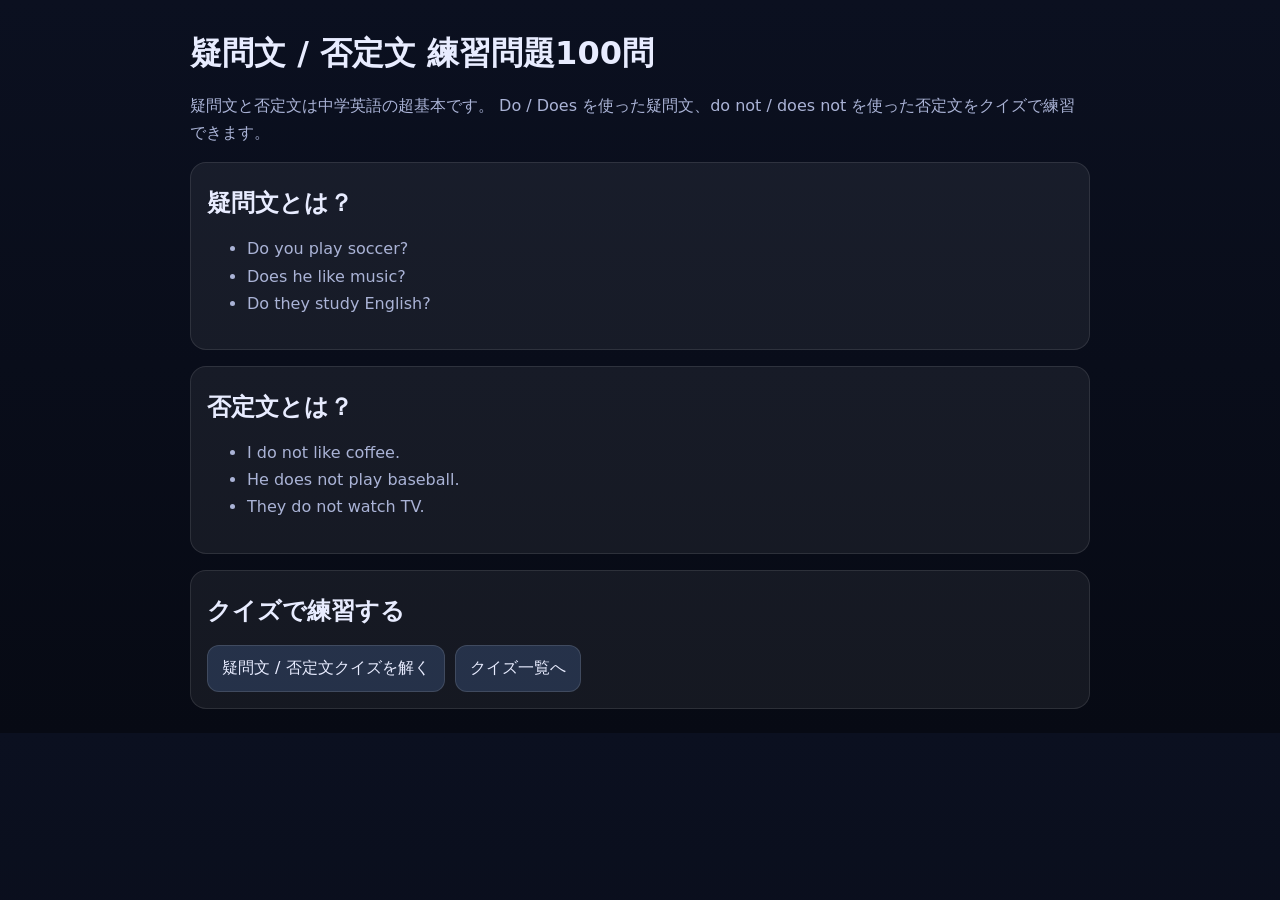
<file: question_negative.html>
<!DOCTYPE html>
<html lang="ja">
<head>
  <meta charset="UTF-8" />
  <meta name="viewport" content="width=device-width, initial-scale=1.0" />
  <title>疑問文・否定文 練習問題100問｜英語クイズ</title>
  <meta name="description" content="疑問文と否定文の練習問題100問を無料で解けます。Do / Does を使う疑問文や do not / does not を使う否定文をクイズ形式で学習できます。">
  <link rel="canonical" href="https://eliasenmanuel200531-oss.github.io/english-quize/question_negative.html" />
  <style>
    :root{
      --bg:#0b1020;
      --card:#111a33;
      --text:#e8ecff;
      --muted:#aab3d6;
      --accent:#6ea8ff;
    }
    body{
      margin:0;
      font-family: system-ui, -apple-system, Segoe UI, Roboto, sans-serif;
      background: linear-gradient(180deg, var(--bg), #070a14);
      color: var(--text);
    }
    .wrap{
      max-width: 900px;
      margin: 0 auto;
      padding: 24px 16px;
    }
    h1,h2{ margin: 8px 0 16px; }
    p, li{ color: var(--muted); line-height:1.7; }
    .card{
      background: rgba(255,255,255,.06);
      border:1px solid rgba(255,255,255,.10);
      border-radius:16px;
      padding:16px;
      margin-top:16px;
    }
    .btn{
      display:inline-flex;
      align-items:center;
      justify-content:center;
      padding:12px 14px;
      border-radius:12px;
      border:1px solid rgba(255,255,255,.12);
      background: rgba(110,168,255,.18);
      color: var(--text);
      text-decoration:none;
      cursor:pointer;
    }
    .btn:hover{
      background: rgba(110,168,255,.26);
    }
    .links{
      margin-top:18px;
      display:flex;
      gap:10px;
      flex-wrap:wrap;
    }
  </style>
</head>
<body>
  <div class="wrap">
    <h1>疑問文 / 否定文 練習問題100問</h1>
    <p>
      疑問文と否定文は中学英語の超基本です。
      Do / Does を使った疑問文、do not / does not を使った否定文をクイズで練習できます。
    </p>

    <div class="card">
      <h2>疑問文とは？</h2>
      <ul>
        <li>Do you play soccer?</li>
        <li>Does he like music?</li>
        <li>Do they study English?</li>
      </ul>
    </div>

    <div class="card">
      <h2>否定文とは？</h2>
      <ul>
        <li>I do not like coffee.</li>
        <li>He does not play baseball.</li>
        <li>They do not watch TV.</li>
      </ul>
    </div>

    <div class="card">
      <h2>クイズで練習する</h2>
      <div class="links">
        <a class="btn" href="eigo.html" onclick="localStorage.setItem('selectedChapter','question_negative')">疑問文 / 否定文クイズを解く</a>
        <a class="btn" href="itiran.html">クイズ一覧へ</a>
      </div>
    </div>
  </div>
</body>
</html>
</file>
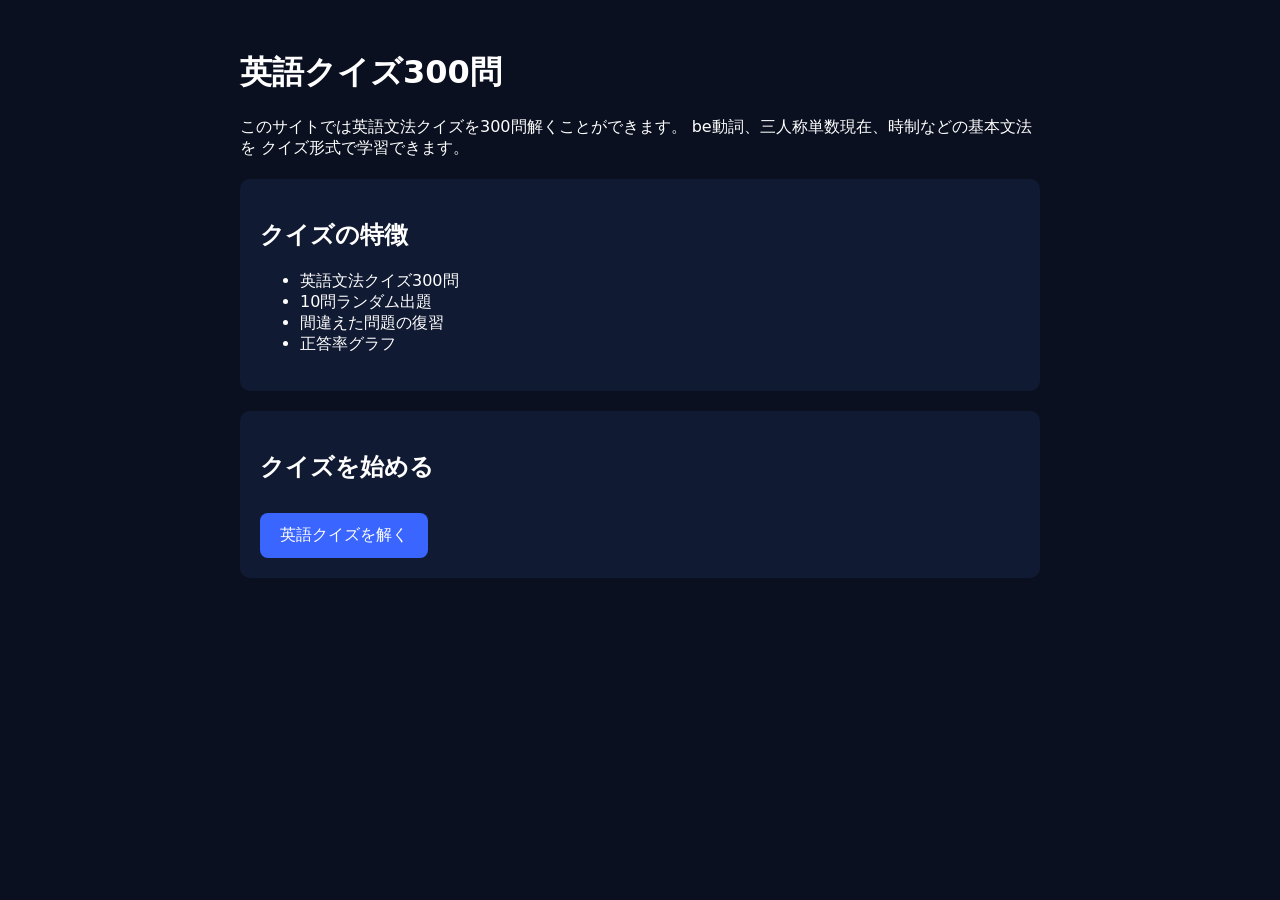
<file: quiz.html>
<!DOCTYPE html>
<html lang="ja">

<head>

<meta charset="UTF-8">
<meta name="viewport" content="width=device-width,initial-scale=1.0">
<title>英語クイズ300問｜英語文法問題を無料で解ける</title>
<meta name="description" content="英語クイズ300問を無料で解けるサイトです。be動詞・三人称単数現在・時制をクイズ形式で学習できます。">

<link rel="canonical" href="https://eliasenmanuel200531-oss.github.io/english-quize/quiz.html" />

<meta property="og:type" content="article">
<meta property="og:title" content="英語クイズ300問｜英語文法問題を無料で解ける">
<meta property="og:description" content="英語文法300問をクイズ形式で学習。be動詞・三人称単数現在・時制に対応。">
<meta property="og:url" content="https://eliasenmanuel200531-oss.github.io/english-quize/quiz.html">
<meta property="og:site_name" content="英語文法クイズ">
<meta property="og:locale" content="ja_JP">

<meta name="twitter:card" content="summary">
<meta name="twitter:title" content="英語クイズ300問｜英語文法問題を無料で解ける">
<meta name="twitter:description" content="be動詞・三人称単数現在・時制をクイズ形式で学習できます。">

<style>

body{
font-family:system-ui;
background:#0b1020;
color:white;
margin:0;
padding:30px;
}

.container{
max-width:800px;
margin:auto;
}

a{
color:#7aa2ff;
}

.card{
background:#111a33;
padding:20px;
border-radius:10px;
margin-top:20px;
}

.btn{
display:inline-block;
padding:12px 20px;
background:#3a66ff;
color:white;
border-radius:8px;
text-decoration:none;
margin-top:10px;
}

</style>

</head>

<body>

<div class="container">

<h1>英語クイズ300問</h1>

<p>
このサイトでは英語文法クイズを300問解くことができます。
be動詞、三人称単数現在、時制などの基本文法を
クイズ形式で学習できます。
</p>

<div class="card">

<h2>クイズの特徴</h2>

<ul>
<li>英語文法クイズ300問</li>
<li>10問ランダム出題</li>
<li>間違えた問題の復習</li>
<li>正答率グラフ</li>

</ul>

</div>

<div class="card">

<h2>クイズを始める</h2>

<a href="itiran.html" class="btn">
英語クイズを解く
</a>

</div>

</div>

</body>

</html>
</file>
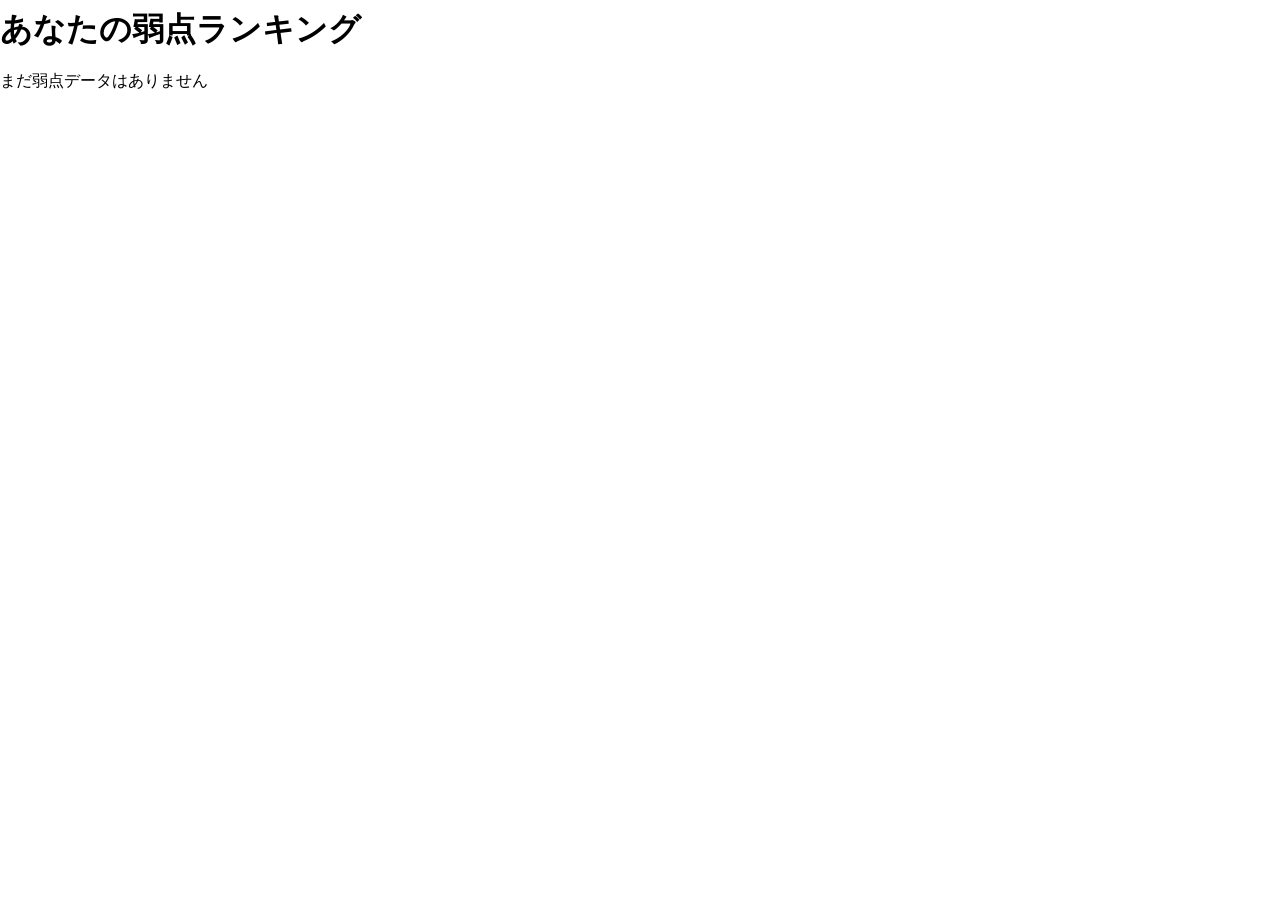
<file: ranking.html>
<!DOCTYPE html>
<html>
<head>
<meta charset="UTF-8">
<title>弱点ランキング</title>
<link rel="stylesheet" href="./index.css">
</head>

<body>

<h1>あなたの弱点ランキング</h1>

<div id="ranking"></div>

<script src="ranking.js"></script>

</body>
</html>
</file>
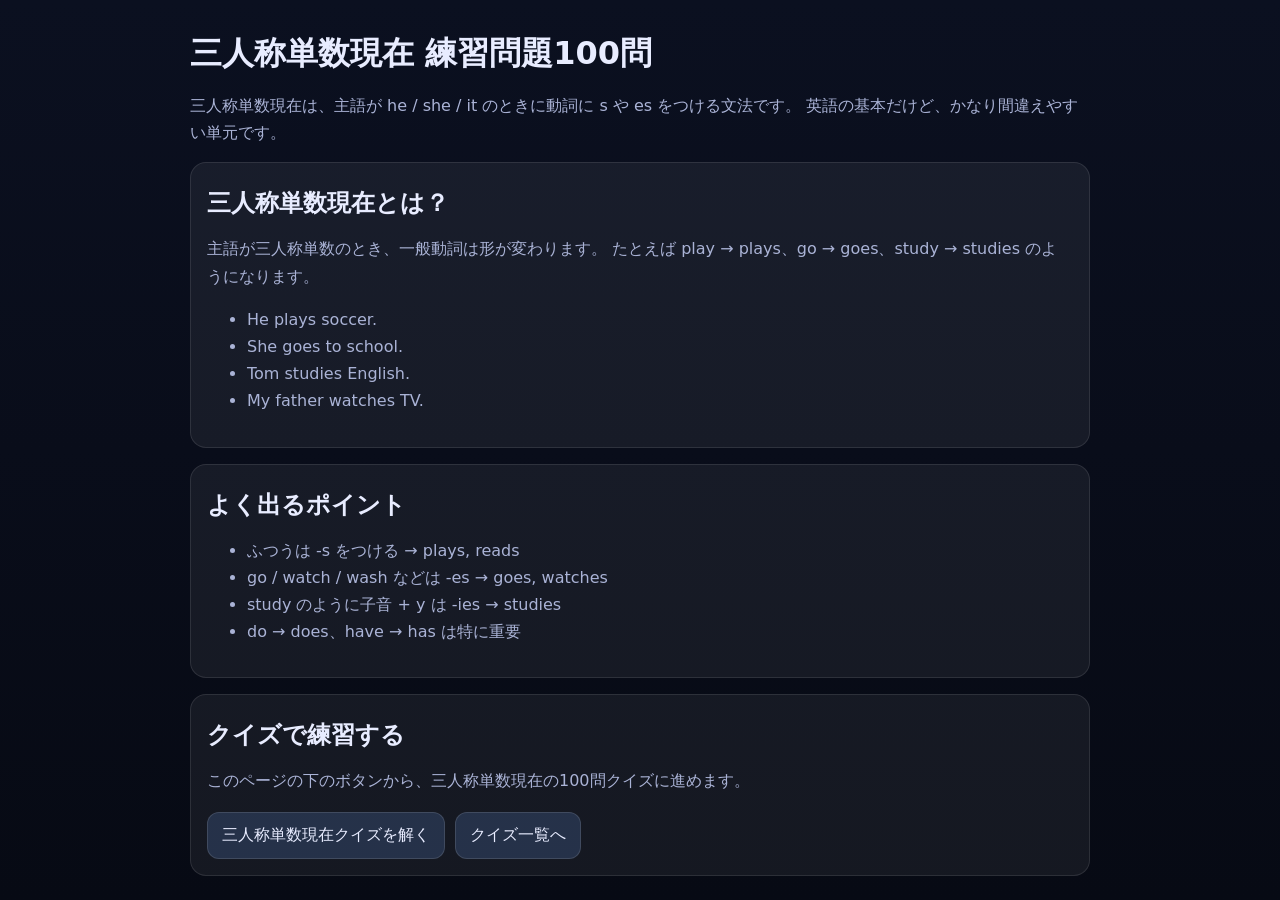
<file: tense.html>
<!DOCTYPE html>
<html lang="ja">
<head>
  <meta charset="UTF-8" />
  <meta name="viewport" content="width=device-width, initial-scale=1.0" />
  <title>三人称単数現在 練習問題100問｜英語クイズ</title>
  <meta name="description" content="三人称単数現在の練習問題を無料で解けます。plays / goes / studies / does / has などをクイズで学習できます。">
  <style>
    :root{
      --bg:#0b1020;
      --card:#111a33;
      --text:#e8ecff;
      --muted:#aab3d6;
      --accent:#6ea8ff;
    }
    body{
      margin:0;
      font-family: system-ui, -apple-system, Segoe UI, Roboto, sans-serif;
      background: linear-gradient(180deg, var(--bg), #070a14);
      color: var(--text);
    }
    .wrap{
      max-width: 900px;
      margin: 0 auto;
      padding: 24px 16px;
    }
    h1,h2{ margin: 8px 0 16px; }
    p, li{ color: var(--muted); line-height:1.7; }
    .card{
      background: rgba(255,255,255,.06);
      border:1px solid rgba(255,255,255,.10);
      border-radius:16px;
      padding:16px;
      margin-top:16px;
    }
    .btn{
      display:inline-flex;
      align-items:center;
      justify-content:center;
      padding:12px 14px;
      border-radius:12px;
      border:1px solid rgba(255,255,255,.12);
      background: rgba(110,168,255,.18);
      color: var(--text);
      text-decoration:none;
      cursor:pointer;
    }
    .btn:hover{
      background: rgba(110,168,255,.26);
    }
    .links{
      margin-top:18px;
      display:flex;
      gap:10px;
      flex-wrap:wrap;
    }
  </style>
</head>
<body>
  <div class="wrap">
    <h1>三人称単数現在 練習問題100問</h1>
    <p>
      三人称単数現在は、主語が he / she / it のときに動詞に s や es をつける文法です。
      英語の基本だけど、かなり間違えやすい単元です。
    </p>

    <div class="card">
      <h2>三人称単数現在とは？</h2>
      <p>
        主語が三人称単数のとき、一般動詞は形が変わります。
        たとえば play → plays、go → goes、study → studies のようになります。
      </p>
      <ul>
        <li>He plays soccer.</li>
        <li>She goes to school.</li>
        <li>Tom studies English.</li>
        <li>My father watches TV.</li>
      </ul>
    </div>

    <div class="card">
      <h2>よく出るポイント</h2>
      <ul>
        <li>ふつうは -s をつける → plays, reads</li>
        <li>go / watch / wash などは -es → goes, watches</li>
        <li>study のように子音 + y は -ies → studies</li>
        <li>do → does、have → has は特に重要</li>
      </ul>
    </div>

    <div class="card">
      <h2>クイズで練習する</h2>
      <p>
        このページの下のボタンから、三人称単数現在の100問クイズに進めます。
      </p>
      <div class="links">
        <a class="btn" href="eigo.html" onclick="localStorage.setItem('selectedChapter','tense')">三人称単数現在クイズを解く</a>
        <a class="btn" href="itiran.html">クイズ一覧へ</a>
      </div>
    </div>
  </div>
</body>
</html>
</file>
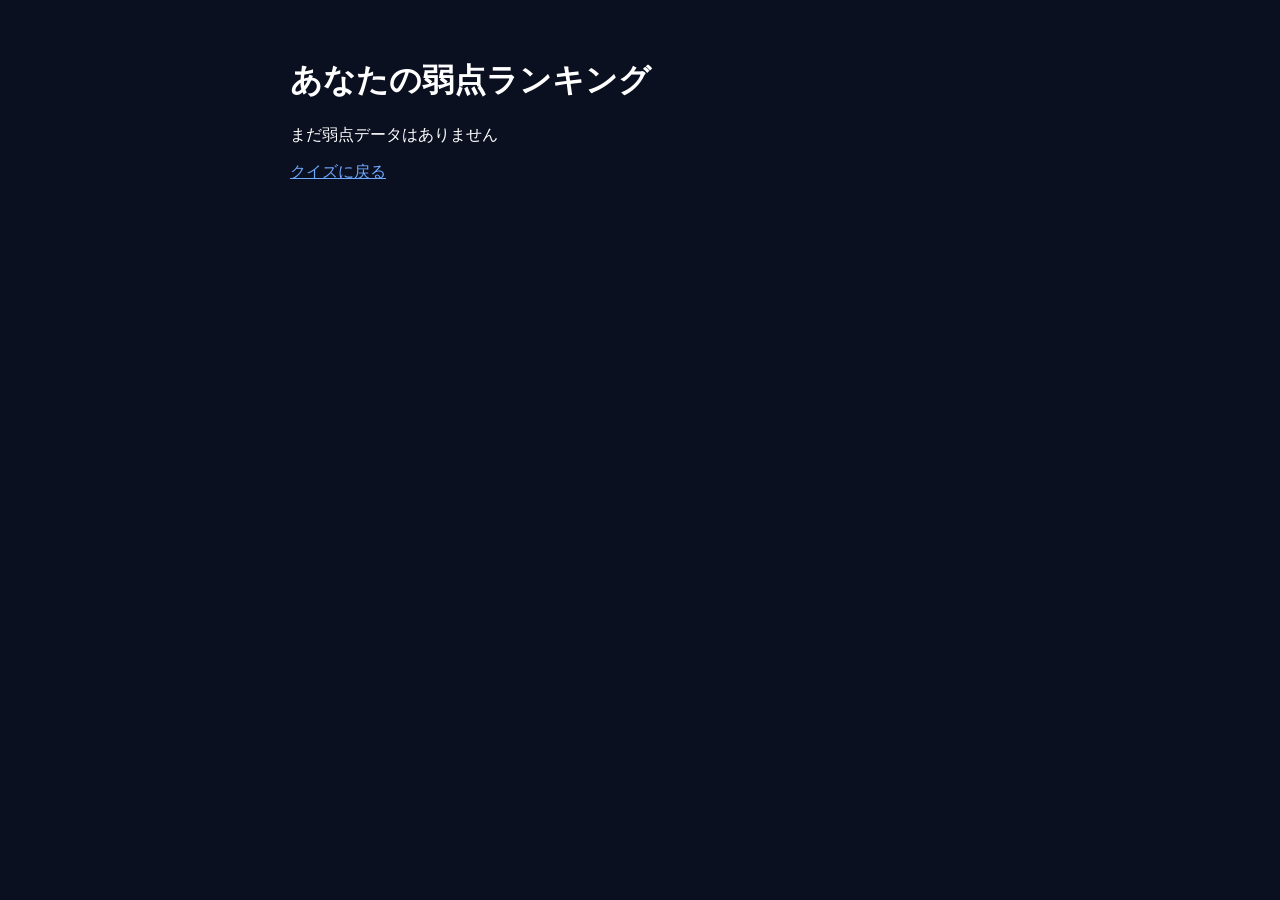
<file: weak.html>
<!DOCTYPE html>
<html lang="ja">
<head>
<meta charset="UTF-8">
<title>あなたの弱点ランキング</title>
<style>
body{
  font-family:system-ui;
  background:#0b1020;
  color:white;
  padding:30px;
}
.container{
  max-width:700px;
  margin:auto;
}
.card{
  background:#111a33;
  padding:20px;
  border-radius:12px;
  margin-bottom:10px;
}
a{
  color:#6ea8ff;
}
</style>
</head>
<body>

<div class="container">
  <h1>あなたの弱点ランキング</h1>
  <div id="list"></div>
  <a href="itiran.html">クイズに戻る</a>
</div>

<script>
const names = {
  be: "be動詞",
  tense: "三単現",
  modal: "時制",
  progressive: "進行形",
  question_negative: "疑問文 / 否定文"
};

const chapters = ["be","tense","modal","progressive","question_negative"];
const list = document.getElementById("list");

const result = chapters.map(ch => {
  return {
    chapter: ch,
    count: Number(localStorage.getItem("weakCount_" + ch) || "0")
  };
});

result.sort((a,b) => b.count - a.count);

if (result.every(r => r.count === 0)) {
  list.innerHTML = "<p>まだ弱点データはありません</p>";
} else {
  result.forEach((r, i) => {
    const div = document.createElement("div");
    div.className = "card";
    div.innerHTML = `${i + 1}位 ${names[r.chapter]}：${r.count}回ミス`;
    list.appendChild(div);
  });
}
</script>

</body>
</html>
</file>
<file: index.css>
<style>
  :root{
    --bg:#0b1020;
    --card:#111a33;
    --text:#e8ecff;
    --muted:#aab3d6;
    --accent:#6ea8ff;
    --danger:#ff6b6b;
  }
  body{
    margin:0;
    font-family: system-ui, -apple-system, Segoe UI, Roboto, sans-serif;
    background: linear-gradient(180deg, var(--bg), #070a14);
    color: var(--text);
  }
  .wrap{
    max-width: 900px;
    margin: 0 auto;
    padding: 24px 16px;
  }
  h1,h2{ margin: 8px 0 16px; }
  p{ color: var(--muted); line-height:1.6; }

  /* ボタン/リンクをボタン化 */
  .btn, a.btn, button{
    display:inline-flex;
    align-items:center;
    justify-content:center;
    gap:8px;
    padding: 12px 14px;
    border-radius: 12px;
    border: 1px solid rgba(255,255,255,.12);
    background: rgba(255,255,255,.06);
    color: var(--text);
    text-decoration:none;
    cursor:pointer;
    transition: transform .05s ease, background .2s ease;
  }
  .btn:hover, a.btn:hover, button:hover{
    background: rgba(255,255,255,.10);
  }
  .btn:active, a.btn:active, button:active{
    transform: translateY(1px);
  }
  .primary{
    background: rgba(110,168,255,.18);
    border-color: rgba(110,168,255,.35);
  }
  .primary:hover{ background: rgba(110,168,255,.26); }

  /* カード */
  .grid{
    display:grid;
    grid-template-columns: repeat(auto-fit, minmax(220px,1fr));
    gap: 12px;
    margin-top: 14px;
  }
  .card{
    background: rgba(255,255,255,.06);
    border:1px solid rgba(255,255,255,.10);
    border-radius:16px;
    padding:14px;
  }
  .card small{ color: var(--muted); }

  /* クイズ */
  #question{
    font-size: 20px;
    margin-bottom: 14px;
  }
  .choices{
    display:grid;
    grid-template-columns: 1fr;
    gap: 10px;
  }
  .choice{
    width: 100%;
    text-align:left;
  }
  #result{
    margin-top: 12px;
    font-weight: 700;
  }
  #explain{
    margin-top: 10px;
    padding: 12px;
    border-radius: 12px;
    background: rgba(255,255,255,.06);
    border:1px solid rgba(255,255,255,.10);
  }
  .hidden{ display:none; }

  /* フッターリンク */
  .links{
    margin-top: 18px;
    display:flex;
    gap:10px;
    flex-wrap: wrap;
  }
</style>
</file>
<file: itiran.css>
.menu{
    padding:90px 0 60px;
    color:#5a5c5f;
}
.menu-card{
    width: 33%;
    margin-top:35px;
}
.menu-card-inner{
    padding:25px 30px;
    background-color:#dbe0e4;
    border-radius:7px;
    box-shadow: 1px 1px 4px #d2d4d6;
    text-align:center;
    margin: 0 20px;
}
.menu-card-wrapper{
    display: flex; /* これだけで横並びに! */
   justify-content: center; /* 横方向の中央寄せ */
   flex-wrap:wrap;
}
h3{
    color:#5a5c5f;
}
</file>
